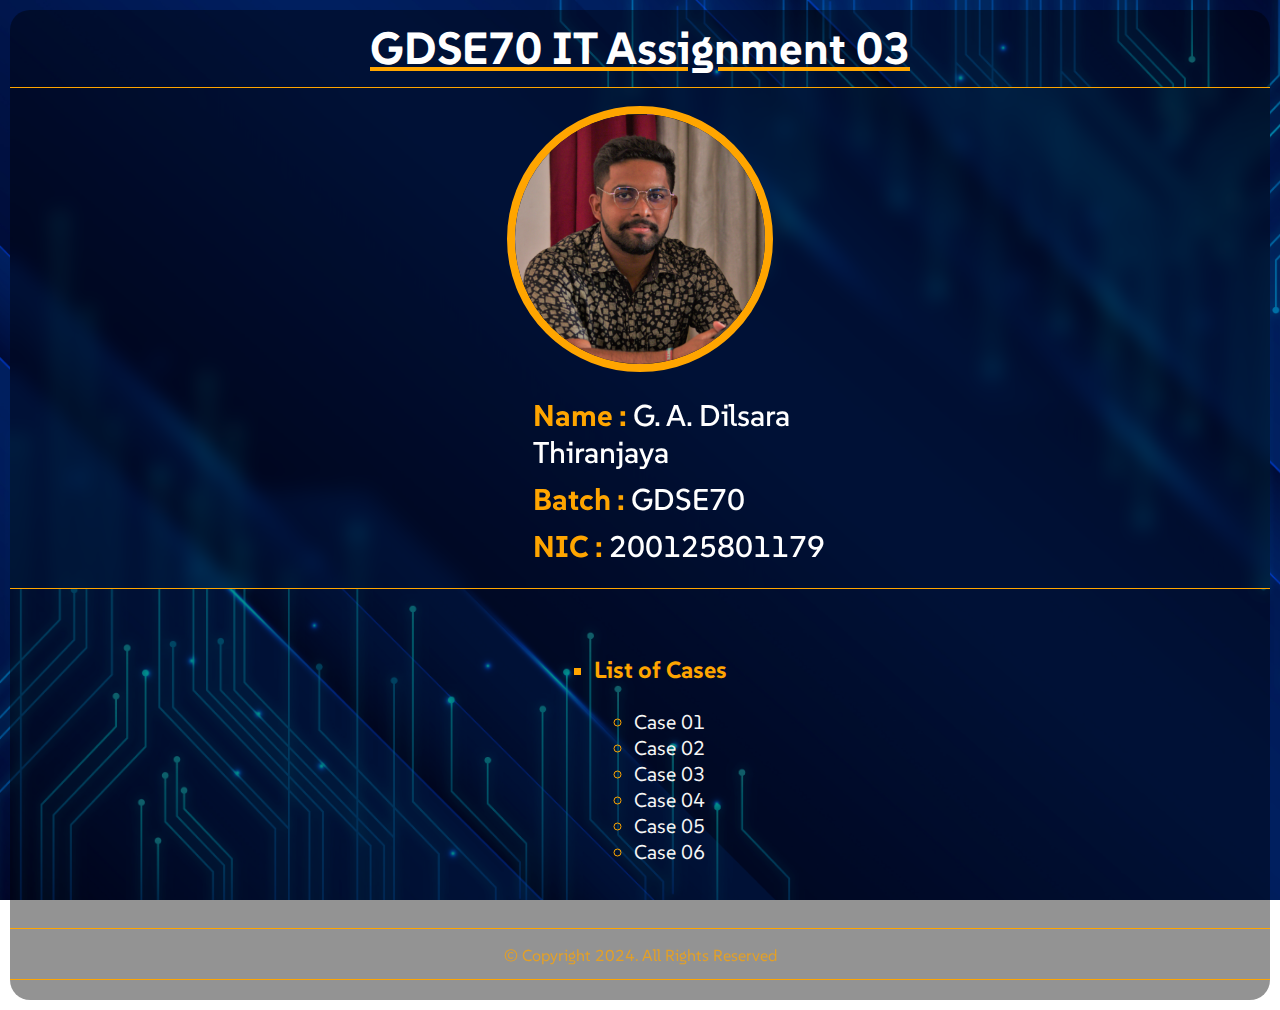
<file: index.html>
<!DOCTYPE html>
<html lang="en">

<head>
  <meta charset="UTF-8" />
  <meta name="viewport" content="width=device-width, initial-scale=1.0" />
  <link rel="preconnect" href="https://fonts.googleapis.com">
  <link rel="preconnect" href="https://fonts.gstatic.com" crossorigin>
  <link href="https://fonts.googleapis.com/css2?family=SUSE:wght@100..800&display=swap" rel="stylesheet">
  <link rel="icon" href="/assets/images/Html-icon.png" />
  <link rel="stylesheet" href="/css/index.css">
  <title>GDSE70 IT Assignment 03</title>
</head>

<body>
  <div class="darken-bg">
    <header>
      <h1 class="title">GDSE70 IT Assignment 03</h1>
    </header>
    <main>
      <section>
        <div class="profile">
          <img id="profile-image" src="/assets/images/Profile-image.png" alt="Profile Image" />
          <div class="detail-container">
            <h2>Name : <span>G. A. Dilsara Thiranjaya</span></h2>
            <h2>Batch : <span>GDSE70</span></h2>
            <h2>NIC : <span>200125801179</span></h2>
          </div>
        </div>
      </section>
      <section>
        <div class="content">
          <ul class="main-list">
            <li>
              <h3>List of Cases</h3>
              <nav>
                <ul class="sub-list">
                  <li>
                    <a href="pages/case-1.html" target="_blank">Case 01</a>
                  </li>
                  <li>
                    <a href="pages/case-2.html" target="_blank">Case 02</a>
                  </li>
                  <li>
                    <a href="pages/case-3.html" target="_blank">Case 03</a>
                  </li>
                  <li>
                    <a href="pages/case-4.html" target="_blank">Case 04</a>
                  </li>
                  <li>
                    <a href="pages/case-5.html" target="_blank">Case 05</a>
                  </li>
                  <li>
                    <a href="pages/case-6.html" target="_blank">Case 06</a>
                  </li>
                </ul>
              </nav>
            </li>
          </ul>
        </div>
      </section>
    </main>
    <footer>
      <p id="footer-text" style="text-align: center;">&copy; Copyright 2024. All Rights Reserved</p>
    </footer>
    <br />
  </div>
</body>

</html>
</file>
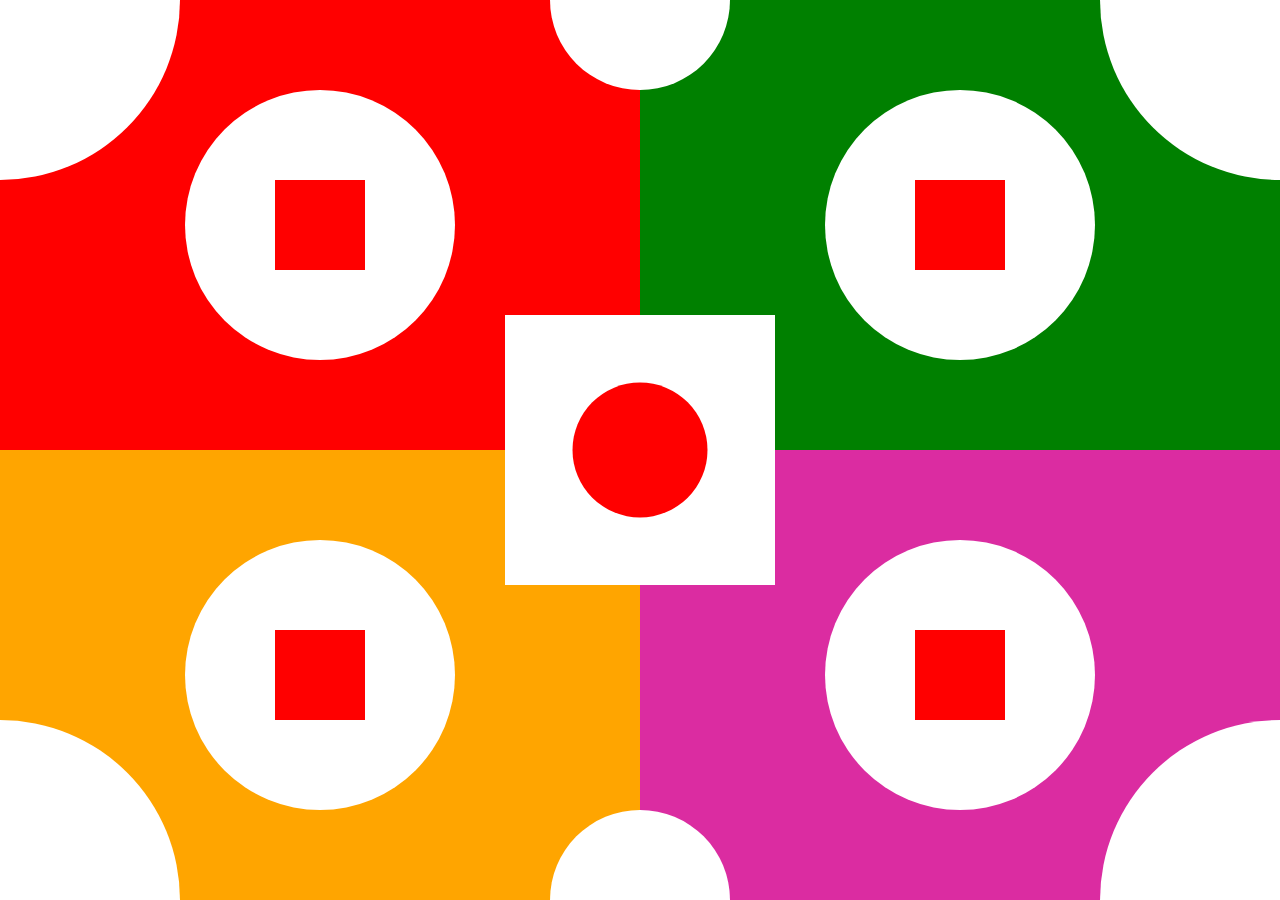
<file: pages/case-1.html>
<!DOCTYPE html>
<html lang="en">
<head>
    <meta charset="UTF-8">
    <meta name="viewport" content="width=device-width, initial-scale=1.0">
    <link rel="stylesheet" href="/css/case-1.css">
    <title>Case 01</title>
</head>
<body>
    <div class="size-1-square square-top-left">
        <div class="size-5-square top-right-half-circle"></div>
        <div class="size-2-square center-circle">
            <div class="size-5-red-square center-square"></div>
        </div>
    </div>
    <div class="size-1-square square-top-right">
        <div class="size-5-square top-left-half-circle"></div>
        <div class="size-2-square center-circle">
            <div class="size-5-red-square center-square"></div>
        </div>
    </div>
    <div class="size-1-square square-bottom-left">
        <div class="size-5-square bottom-right-half-circle"></div>
        <div class="size-2-square center-circle">
            <div class="size-5-red-square center-square"></div>
        </div>
    </div>
    <div class="size-1-square square-bottom-right">
        <div class="size-5-square bottom-left-half-circle"></div>
        <div class="size-2-square center-circle">
            <div class="size-5-red-square center-square"></div>
        </div>
    </div>

    <div class="size-3-square top-left-half-circle"></div>
    <div class="size-3-square top-right-half-circle"></div>
    <div class="size-3-square bottom-left-half-circle"></div>
    <div class="size-3-square bottom-right-half-circle"></div>

    <div class="size-2-square center-square">
        <div class="size-4-red-square center-circle"></div>
    </div>
</body>
</html>
</file>
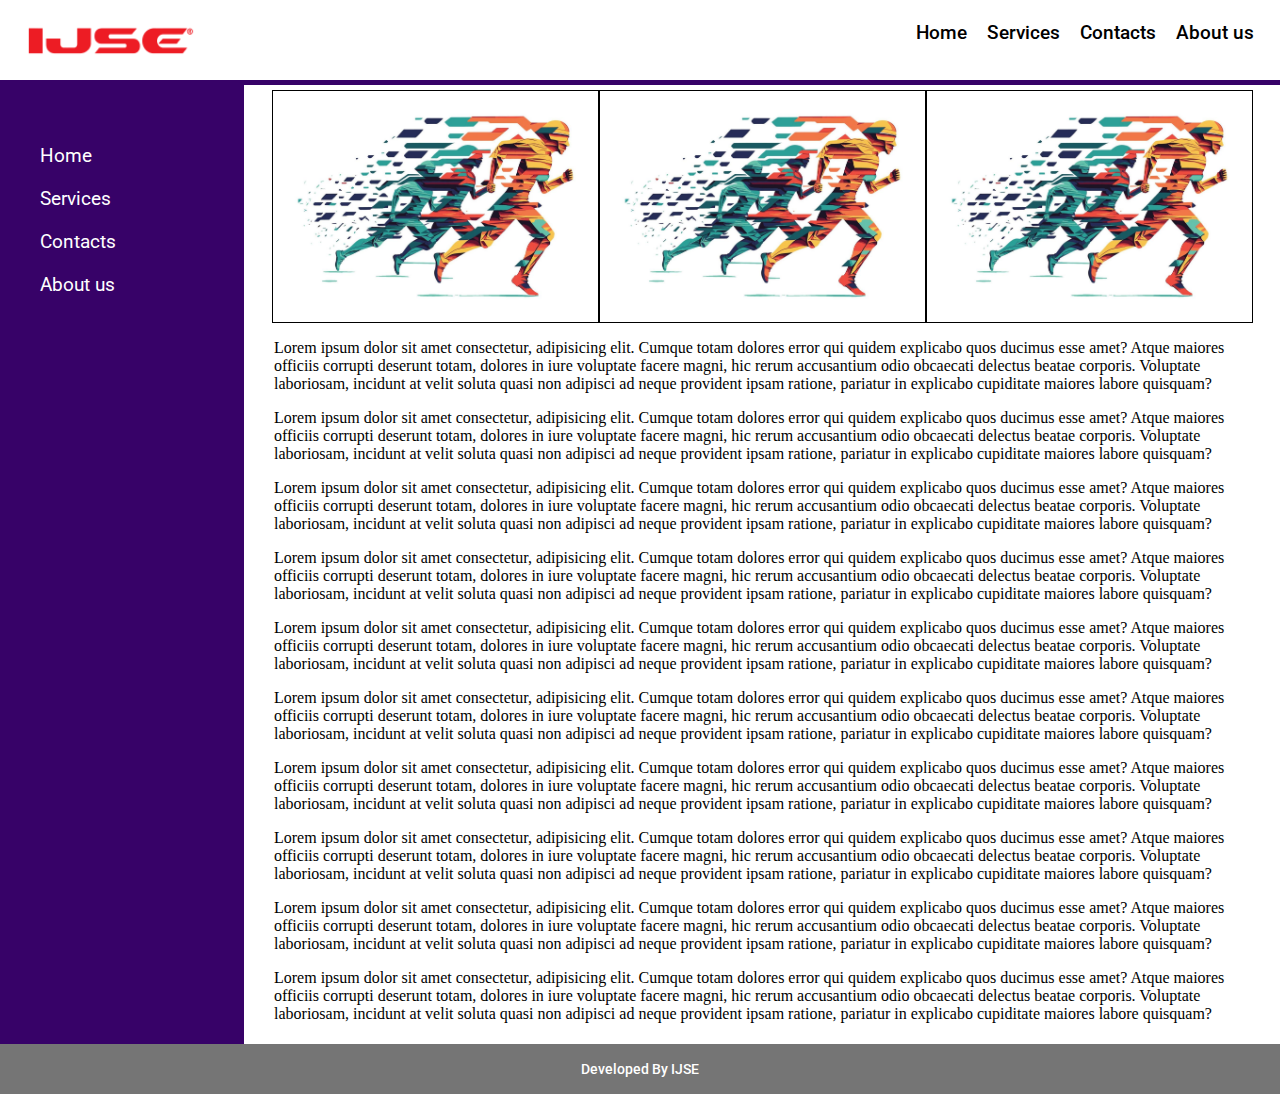
<file: pages/case-2.html>
<!DOCTYPE html>
<html lang="en">

<head>
    <meta charset="UTF-8">
    <meta name="viewport" content="width=device-width, initial-scale=1.0">
    <link rel="preconnect" href="https://fonts.googleapis.com">
    <link rel="preconnect" href="https://fonts.gstatic.com" crossorigin>
    <link
        href="https://fonts.googleapis.com/css2?family=Roboto:ital,wght@0,100;0,300;0,400;0,500;0,700;0,900;1,100;1,300;1,400;1,500;1,700;1,900&display=swap"
        rel="stylesheet">
    <link rel="stylesheet" href="/css/case-2.css">
    <title>Case 02</title>
</head>

<body>
    <header>
        <img class="logo" src="/assets/images/ijse.png" alt="ijse-logo">
        <nav>
            <ul class="navigation">
                <li><a href="#">Home</a></li>
                <li><a href="#">Services</a></li>
                <li><a href="#">Contacts</a></li>
                <li><a href="#">About us</a></li>
            </ul>
        </nav>
    </header>
    <main>
        <section class="side-bar">
            <nav>
                <ul class="side-navigation">
                    <li><a href="#">Home</a></li>
                    <li><a href="#">Services</a></li>
                    <li><a href="#">Contacts</a></li>
                    <li><a href="#">About us</a></li>
                </ul>
            </nav>
        </section>
        <section class="content">
            <div class="image-container">
                <img class="content-image" src="/assets/images/image.jpg" alt="image">
                <img class="content-image" src="/assets/images/image.jpg" alt="image">
                <img class="content-image" src="/assets/images/image.jpg" alt="image">
            </div>
            <p>Lorem ipsum dolor sit amet consectetur, adipisicing elit. Cumque totam dolores error qui quidem explicabo
                quos ducimus esse amet? Atque maiores officiis corrupti deserunt totam, dolores in iure voluptate facere
                magni, hic rerum accusantium odio obcaecati delectus beatae corporis. Voluptate laboriosam, incidunt at
                velit soluta quasi non adipisci ad neque provident ipsam ratione, pariatur in explicabo cupiditate
                maiores labore quisquam?</p>
            <p>Lorem ipsum dolor sit amet consectetur, adipisicing elit. Cumque totam dolores error qui quidem explicabo
                quos ducimus esse amet? Atque maiores officiis corrupti deserunt totam, dolores in iure voluptate facere
                magni, hic rerum accusantium odio obcaecati delectus beatae corporis. Voluptate laboriosam, incidunt at
                velit soluta quasi non adipisci ad neque provident ipsam ratione, pariatur in explicabo cupiditate
                maiores labore quisquam?</p>
            <p>Lorem ipsum dolor sit amet consectetur, adipisicing elit. Cumque totam dolores error qui quidem explicabo
                quos ducimus esse amet? Atque maiores officiis corrupti deserunt totam, dolores in iure voluptate facere
                magni, hic rerum accusantium odio obcaecati delectus beatae corporis. Voluptate laboriosam, incidunt at
                velit soluta quasi non adipisci ad neque provident ipsam ratione, pariatur in explicabo cupiditate
                maiores labore quisquam?</p>
            <p>Lorem ipsum dolor sit amet consectetur, adipisicing elit. Cumque totam dolores error qui quidem explicabo
                quos ducimus esse amet? Atque maiores officiis corrupti deserunt totam, dolores in iure voluptate facere
                magni, hic rerum accusantium odio obcaecati delectus beatae corporis. Voluptate laboriosam, incidunt at
                velit soluta quasi non adipisci ad neque provident ipsam ratione, pariatur in explicabo cupiditate
                maiores labore quisquam?</p>
            <p>Lorem ipsum dolor sit amet consectetur, adipisicing elit. Cumque totam dolores error qui quidem explicabo
                quos ducimus esse amet? Atque maiores officiis corrupti deserunt totam, dolores in iure voluptate facere
                magni, hic rerum accusantium odio obcaecati delectus beatae corporis. Voluptate laboriosam, incidunt at
                velit soluta quasi non adipisci ad neque provident ipsam ratione, pariatur in explicabo cupiditate
                maiores labore quisquam?</p>
            <p>Lorem ipsum dolor sit amet consectetur, adipisicing elit. Cumque totam dolores error qui quidem explicabo
                quos ducimus esse amet? Atque maiores officiis corrupti deserunt totam, dolores in iure voluptate facere
                magni, hic rerum accusantium odio obcaecati delectus beatae corporis. Voluptate laboriosam, incidunt at
                velit soluta quasi non adipisci ad neque provident ipsam ratione, pariatur in explicabo cupiditate
                maiores labore quisquam?</p>
            <p>Lorem ipsum dolor sit amet consectetur, adipisicing elit. Cumque totam dolores error qui quidem explicabo
                quos ducimus esse amet? Atque maiores officiis corrupti deserunt totam, dolores in iure voluptate facere
                magni, hic rerum accusantium odio obcaecati delectus beatae corporis. Voluptate laboriosam, incidunt at
                velit soluta quasi non adipisci ad neque provident ipsam ratione, pariatur in explicabo cupiditate
                maiores labore quisquam?</p>
            <p>Lorem ipsum dolor sit amet consectetur, adipisicing elit. Cumque totam dolores error qui quidem explicabo
                quos ducimus esse amet? Atque maiores officiis corrupti deserunt totam, dolores in iure voluptate facere
                magni, hic rerum accusantium odio obcaecati delectus beatae corporis. Voluptate laboriosam, incidunt at
                velit soluta quasi non adipisci ad neque provident ipsam ratione, pariatur in explicabo cupiditate
                maiores labore quisquam?</p>
            <p>Lorem ipsum dolor sit amet consectetur, adipisicing elit. Cumque totam dolores error qui quidem explicabo
                quos ducimus esse amet? Atque maiores officiis corrupti deserunt totam, dolores in iure voluptate facere
                magni, hic rerum accusantium odio obcaecati delectus beatae corporis. Voluptate laboriosam, incidunt at
                velit soluta quasi non adipisci ad neque provident ipsam ratione, pariatur in explicabo cupiditate
                maiores labore quisquam?</p>
            <p>Lorem ipsum dolor sit amet consectetur, adipisicing elit. Cumque totam dolores error qui quidem explicabo
                quos ducimus esse amet? Atque maiores officiis corrupti deserunt totam, dolores in iure voluptate facere
                magni, hic rerum accusantium odio obcaecati delectus beatae corporis. Voluptate laboriosam, incidunt at
                velit soluta quasi non adipisci ad neque provident ipsam ratione, pariatur in explicabo cupiditate
                maiores labore quisquam?</p>

        </section>
    </main>
    <footer>
        <p class="footer-text">Developed By IJSE</p>
    </footer>
</body>

</html>
</file>
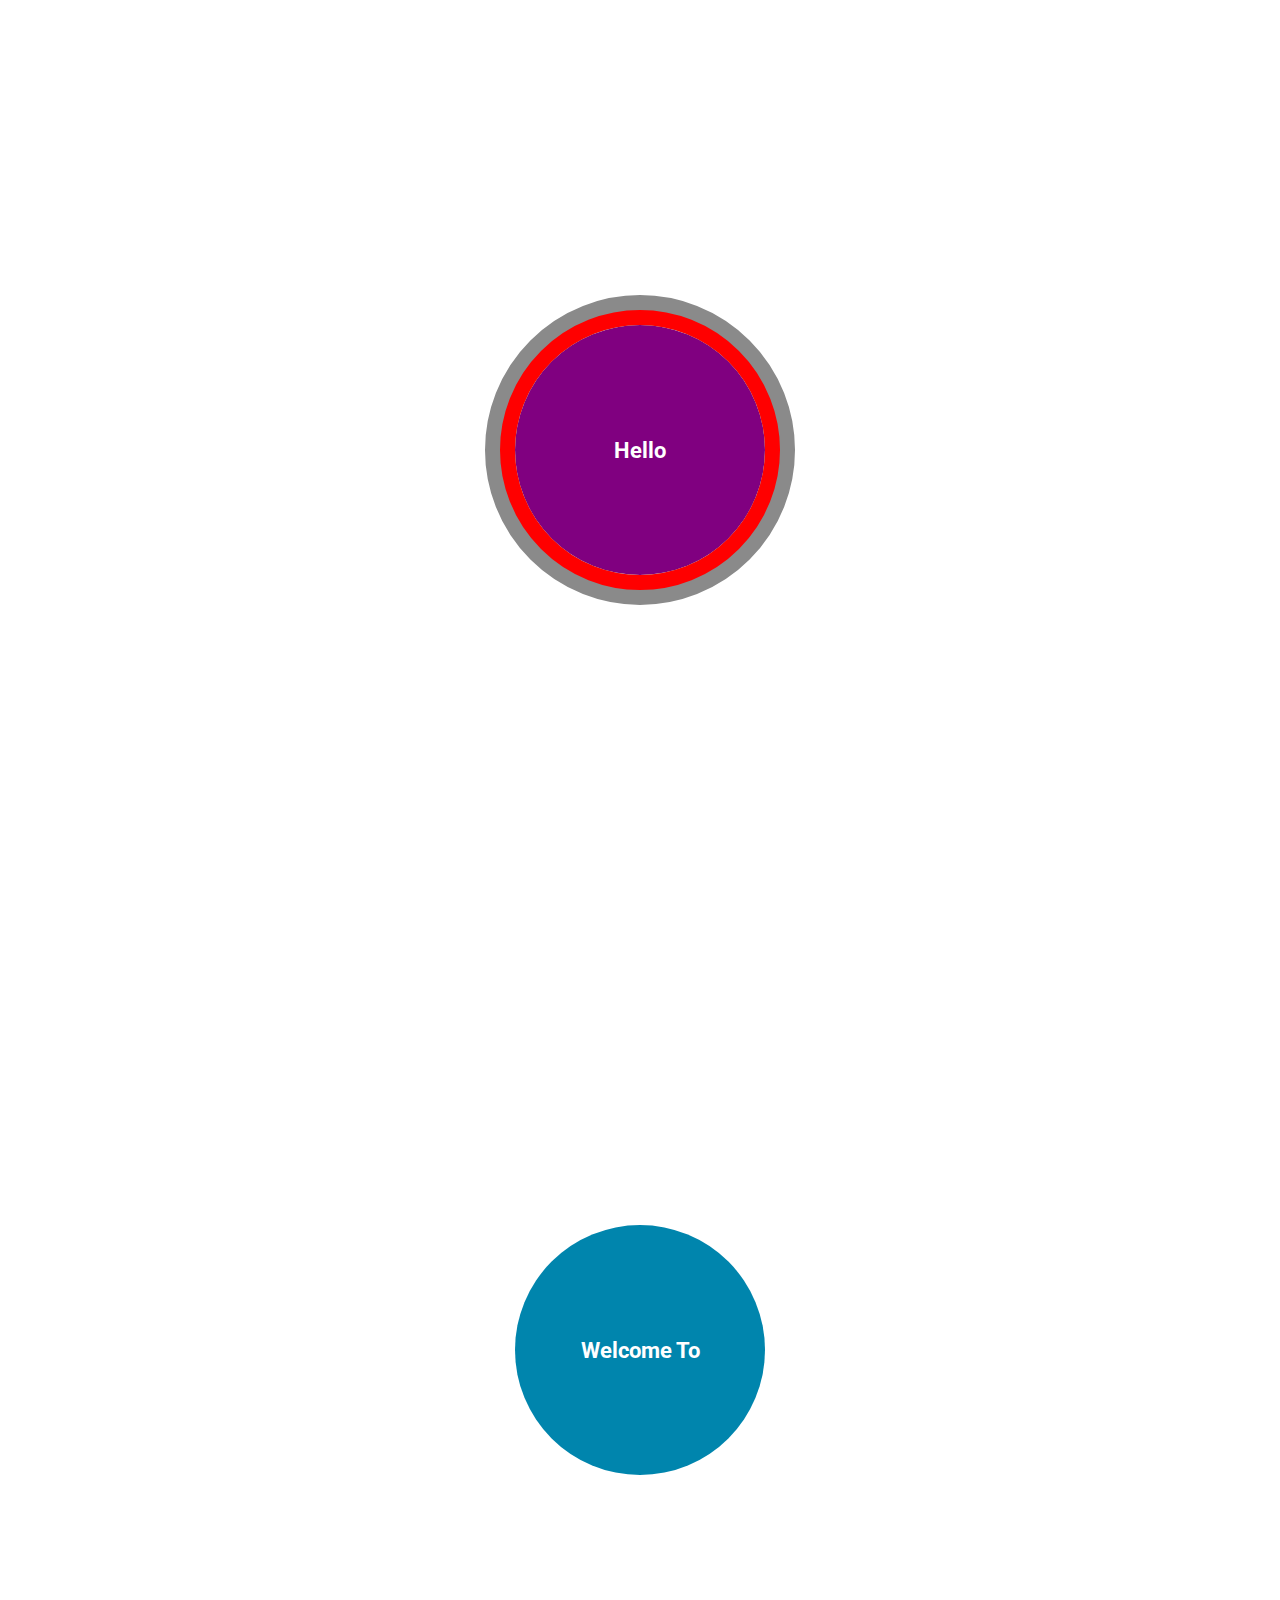
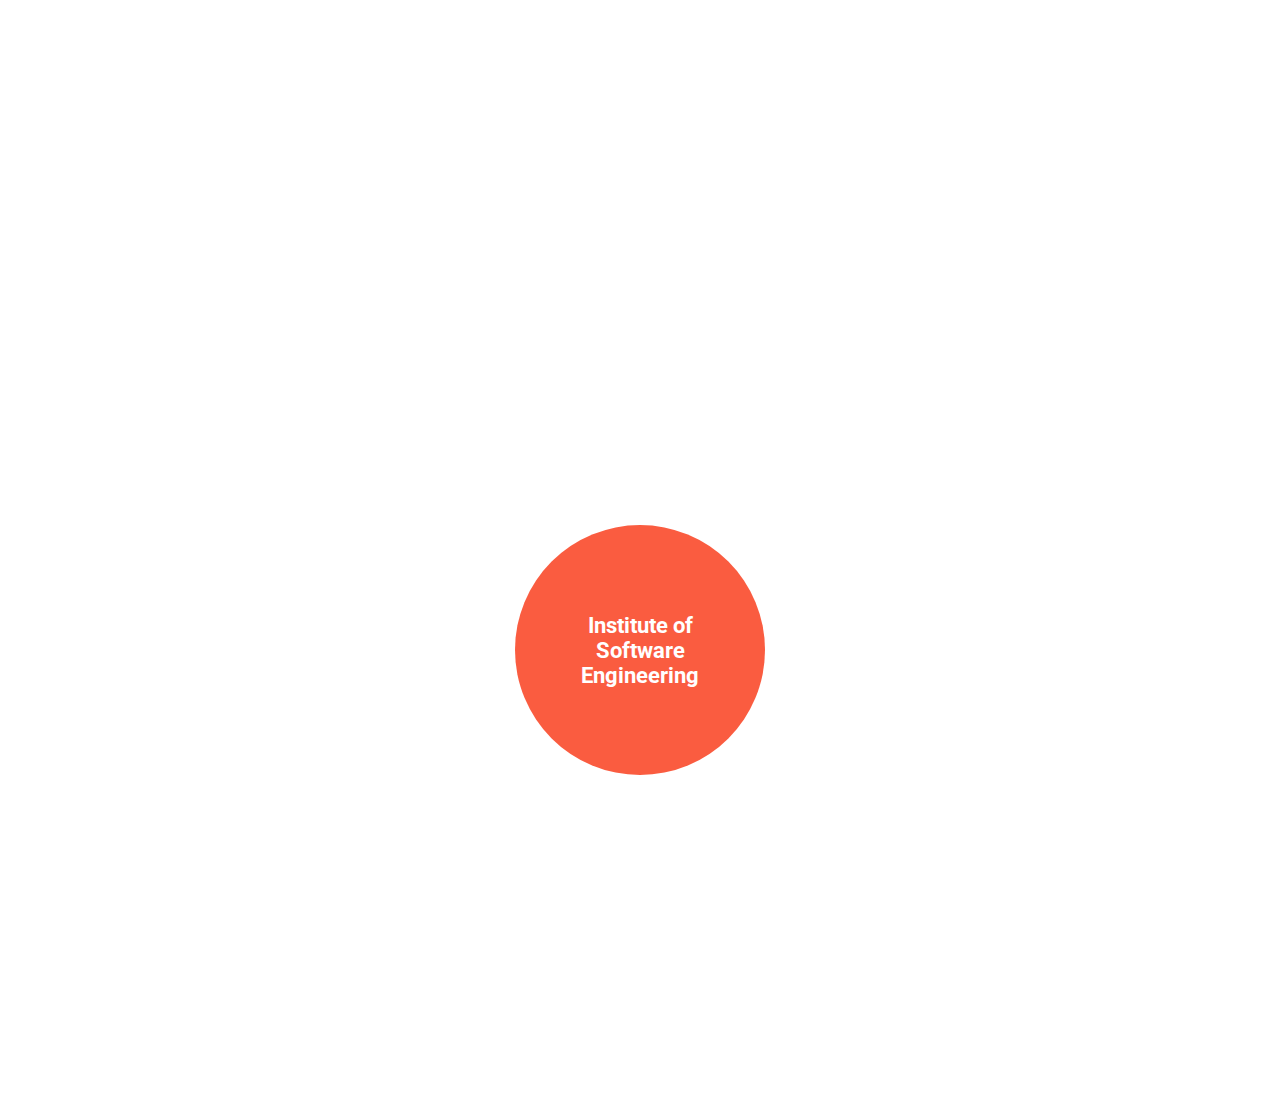
<file: pages/case-3.html>
<!DOCTYPE html>
<html lang="en">

<head>
    <meta charset="UTF-8">
    <meta name="viewport" content="width=device-width, initial-scale=1.0">
    <link rel="preconnect" href="https://fonts.googleapis.com">
    <link rel="preconnect" href="https://fonts.gstatic.com" crossorigin>
    <link
        href="https://fonts.googleapis.com/css2?family=Roboto:ital,wght@0,100;0,300;0,400;0,500;0,700;0,900;1,100;1,300;1,400;1,500;1,700;1,900&display=swap"
        rel="stylesheet">
    <link rel="stylesheet" href="/css/case-3.css">
    <title>Case 03</title>
</head>

<body>
    <div class="circle-container">
        <div class="middle-circle" id="purple-color">
            <h1>Hello</h1>
        </div>
    </div>
    <div class="circle-container">
        <div class="middle-circle" id="green-color">
            <h1>Welcome To</h1>
        </div>
    </div>
    <div class="circle-container">
        <div class="middle-circle" id="orange-color">
            <h1>Institute of Software Engineering</h1>
        </div>
    </div>
    <div class="border-container">
        <div class="circle-border" id="gray-border"></div>
        <div class="circle-border" id="red-border"></div>
    </div>
</body>

</html>
</file>
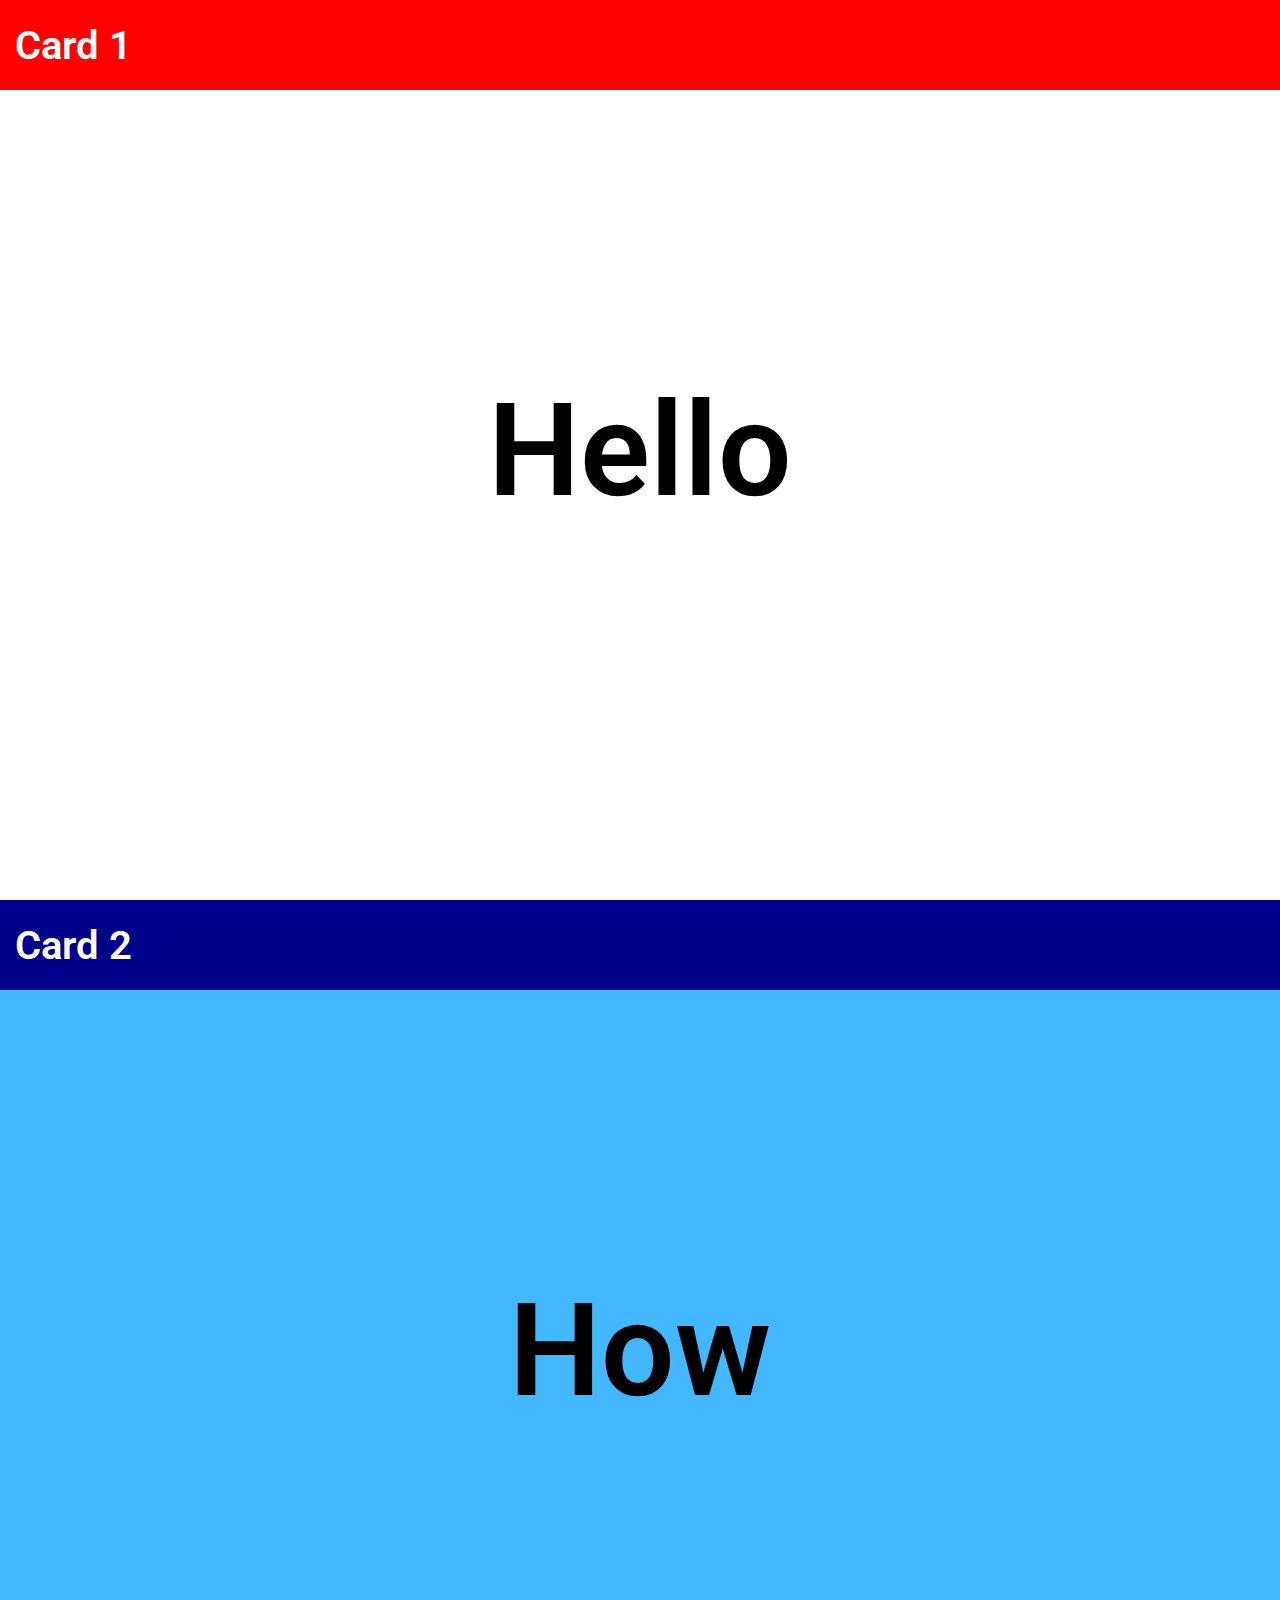
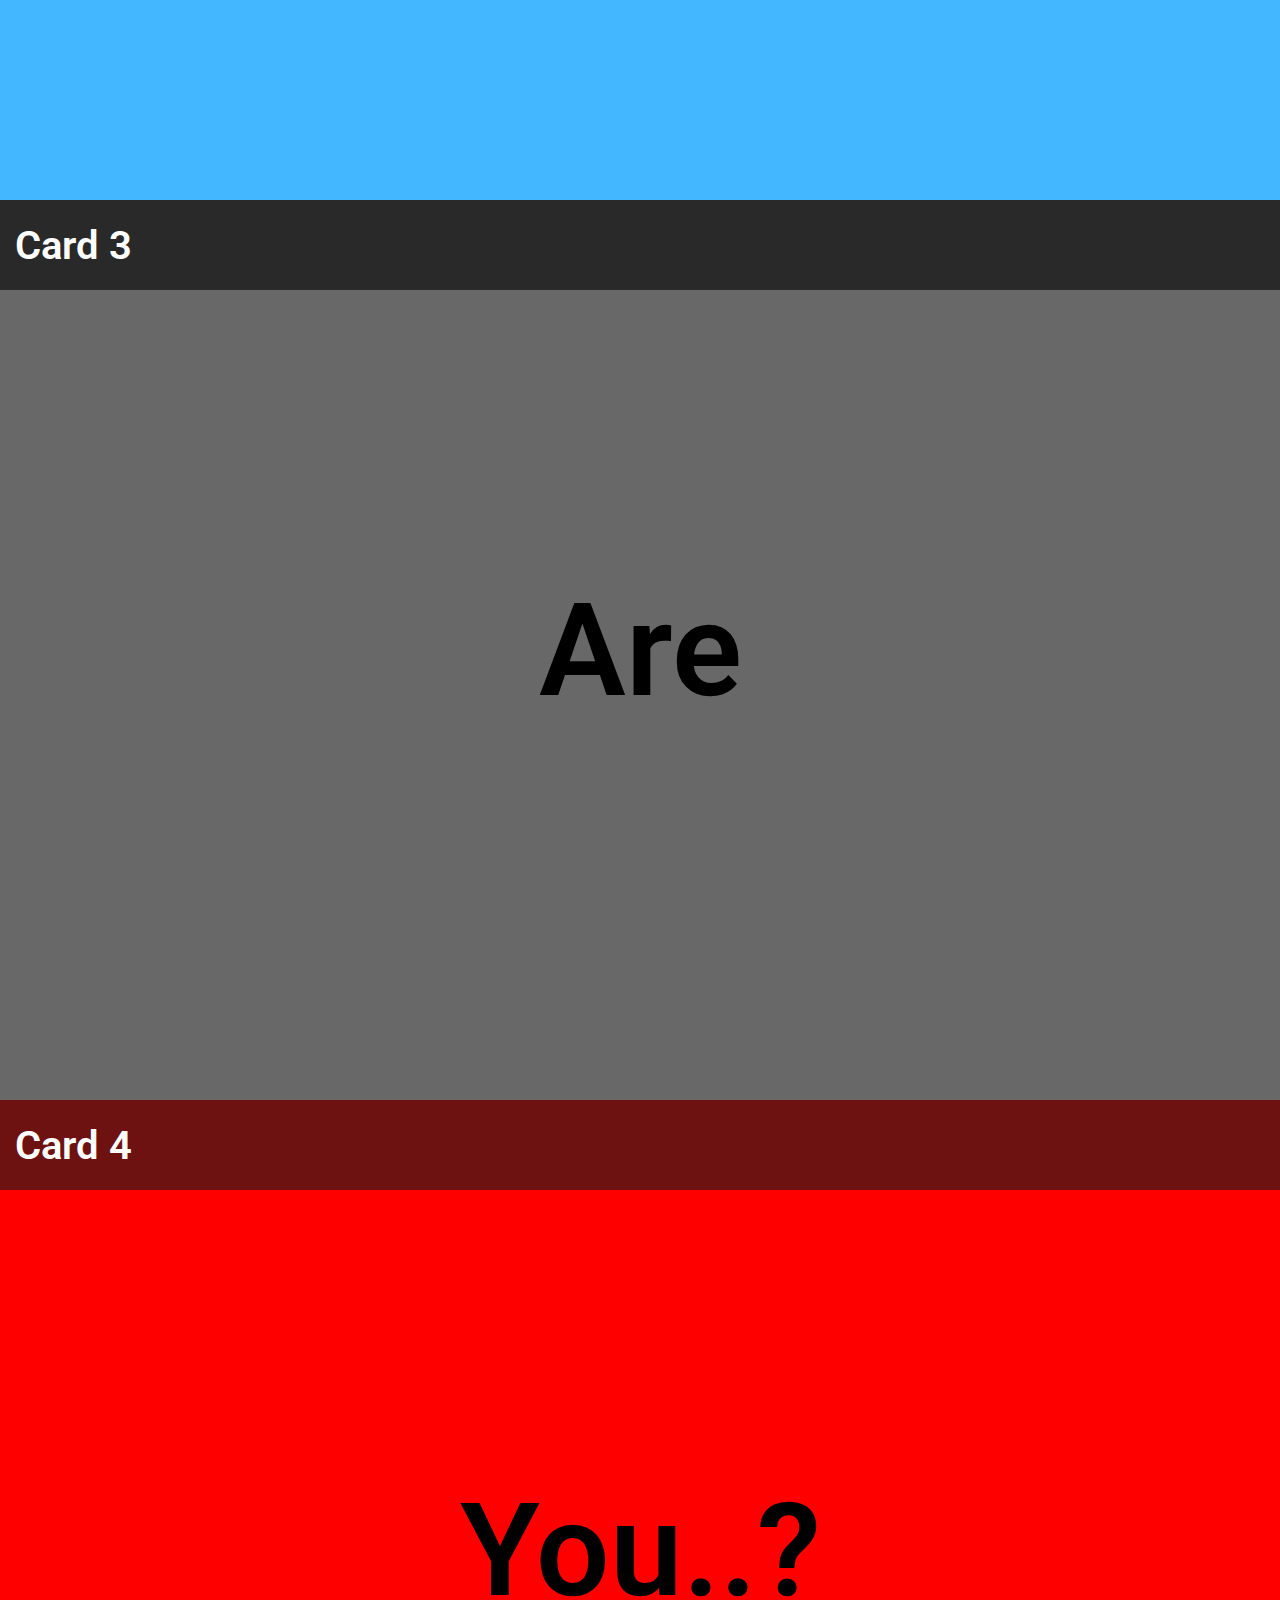
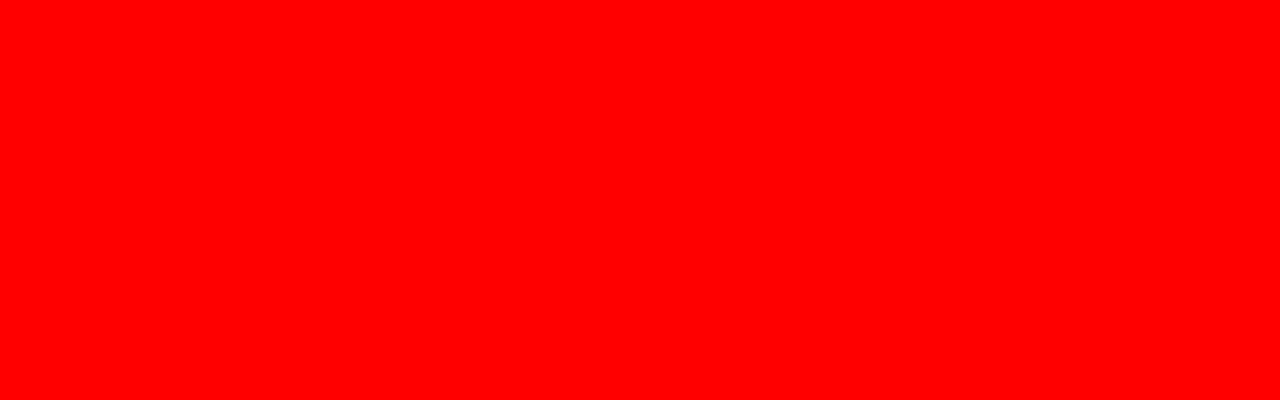
<file: pages/case-4.html>
<!DOCTYPE html>
<html lang="en">

<head>
    <meta charset="UTF-8">
    <meta name="viewport" content="width=device-width, initial-scale=1.0">
    <link rel="preconnect" href="https://fonts.googleapis.com">
    <link rel="preconnect" href="https://fonts.gstatic.com" crossorigin>
    <link
        href="https://fonts.googleapis.com/css2?family=Roboto:ital,wght@0,100;0,300;0,400;0,500;0,700;0,900;1,100;1,300;1,400;1,500;1,700;1,900&display=swap"
        rel="stylesheet">
    <link rel="stylesheet" href="/css/case-4.css">
    <title>Case 04</title>
</head>

<body>
    <div class="container" id="card-1">
        <p>Hello</p>
        <div class="title-box">
            <h1>Card 1</h1>
        </div>
    </div>
    <div class="container" id="card-2">
        <p>How</p>
        <div class="title-box">
            <h1>Card 2</h1>
        </div>
    </div>
    <div class="container" id="card-3">
        <p>Are</p>
        <div class="title-box">
            <h1>Card 3</h1>
        </div>
    </div>
    <div class="container" id="card-4">
        <p>You..?</p>
        <div class="title-box">
            <h1>Card 4</h1>
        </div>
    </div>
</body>

</html>
</file>
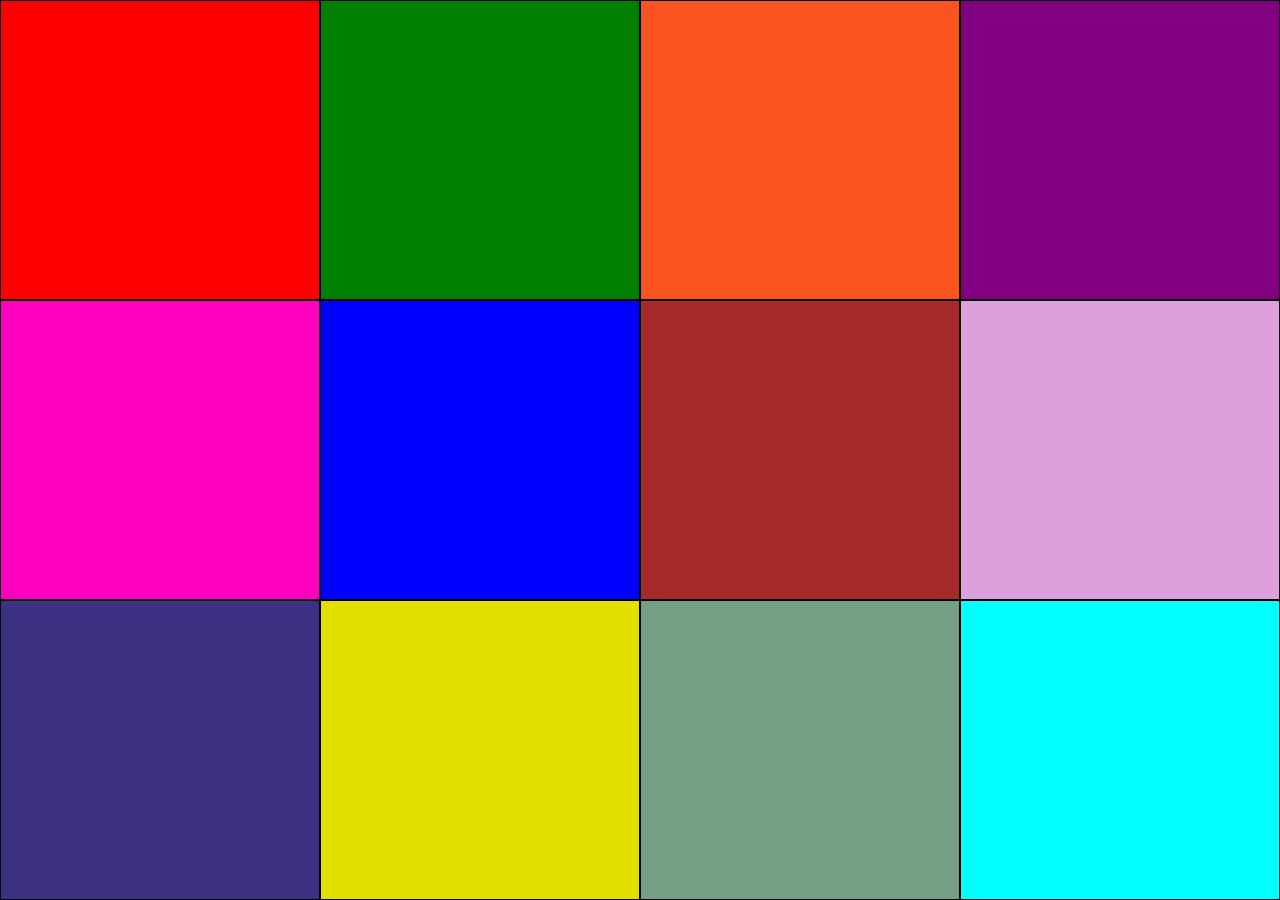
<file: pages/case-5.html>
<!DOCTYPE html>
<html lang="en">

<head>
    <meta charset="UTF-8">
    <meta name="viewport" content="width=device-width, initial-scale=1.0">
    <link rel="stylesheet" href="/css/case-5.css">
    <title>Case 05</title>
</head>

<body>
    <div class="container">
        <div class="box" id="box1"></div>
        <div class="box" id="box2"></div>
        <div class="box" id="box3"></div>
        <div class="box" id="box4"></div>
        <div class="box" id="box5"></div>
        <div class="box" id="box6"></div>
        <div class="box" id="box7"></div>
        <div class="box" id="box8"></div>
        <div class="box" id="box9"></div>
        <div class="box" id="box10"></div>
        <div class="box" id="box11"></div>
        <div class="box" id="box12"></div>
    </div>
</body>

</html>
</file>
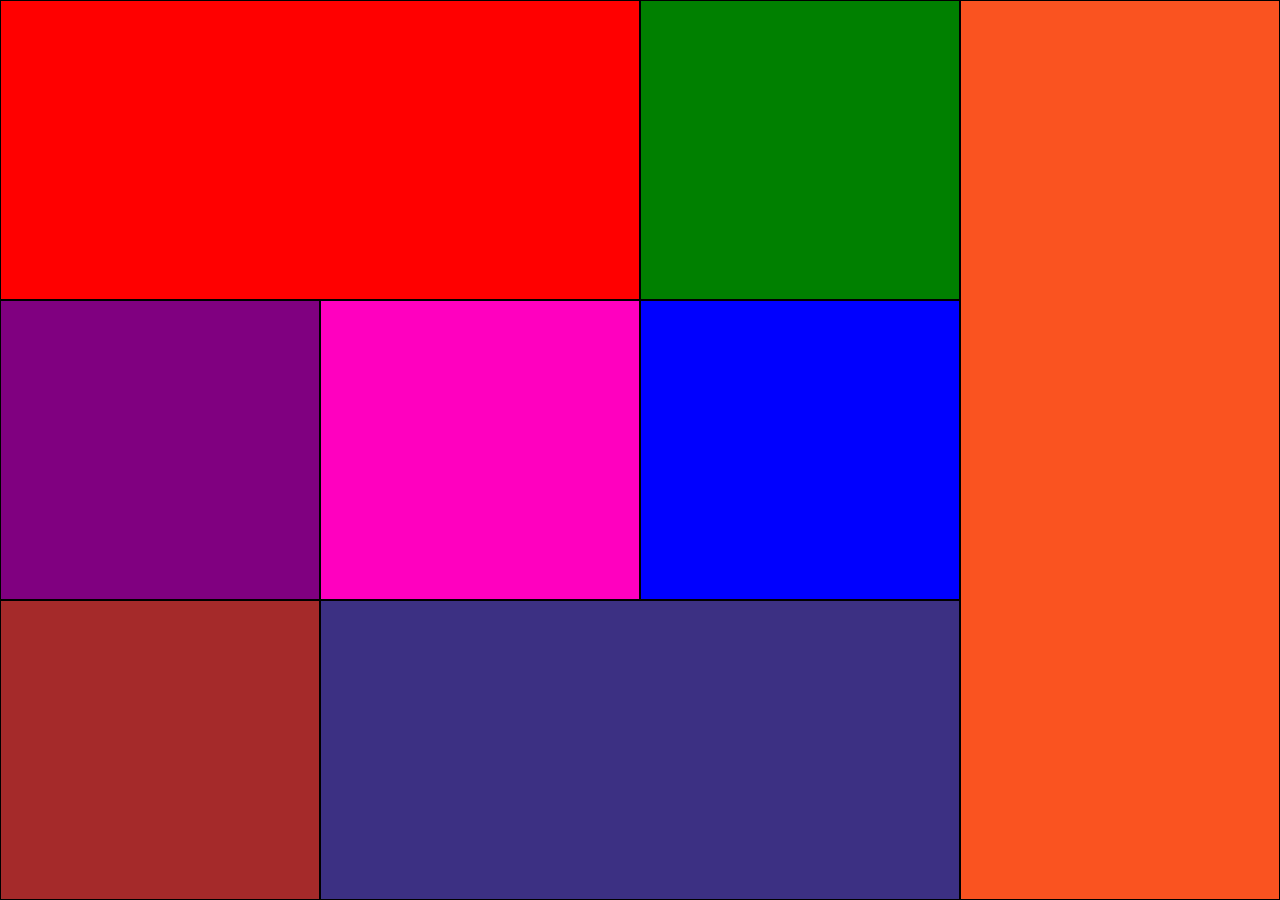
<file: pages/case-6.html>
<!DOCTYPE html>
<html lang="en">

<head>
    <meta charset="UTF-8">
    <meta name="viewport" content="width=device-width, initial-scale=1.0">
    <link rel="stylesheet" href="/css/case-6.css">
    <title>Case 06</title>

</head>

<body>
    <div class="container">
        <div class="box" id="box1"></div>
        <div class="box" id="box2"></div>
        <div class="box" id="box3"></div>
        <div class="box" id="box4"></div>
        <div class="box" id="box5"></div>
        <div class="box" id="box6"></div>
        <div class="box" id="box7"></div>
        <div class="box" id="box8"></div>
    </div>
</body>

</html>
</file>
<file: css/index.css>
body {
  background-image: url(/assets/images/bg-wallpaper-index.jpg);
  background-attachment: fixed;
  background-size: cover;
  color: orange;
  font-family: "SUSE", sans-serif;
  margin: 10px;
}

.darken-bg {
  height: 100%;
  width: 100%;
  background-color: rgba(0, 0, 0, 0.425);
  background-attachment: fixed;
  background-size: cover;
  border-radius: 20px;
}

.title {
  padding: 10px;
  text-align: center;
  font-size: 45px;
  color: white;
  text-decoration: underline orange;
  margin: 0;
}

.profile {
  display: flex;
  flex-direction: column;
  height: 500px;
  width: 100%;
  justify-content: center;
  align-items: center;
  backdrop-filter: blur(10px);
  border-top: 1px;
  border-left: 0px;
  border-right: 0px;
  border-bottom: 1px;
  border-style: solid;
  border-color: orange;
  font-size: 20px;
}

#profile-image {
  margin-top: 20px;
  width: 250px;
  height: 250px;
  border: 8px solid orange;
  border-radius: 180px;
}

.main-list li {
  font-size: 20px;
  list-style: square;
}

.sub-list li {
  list-style: circle;
}

.sub-list li a {
  text-decoration: none;
  color: whitesmoke;
}

.sub-list li a:hover {
  text-decoration: underline;
  color: orange;
  /* transition: ease-in 0.1s; */
}

.content {
  display: flex;
  justify-content: center;
  padding: 27px 0px;
}

footer {
  margin-top: 20px;
  height: 50px;
  width: 100%;
  justify-content: center;
  align-items: center;
  align-content: center;
  backdrop-filter: blur(10px);
  border-top: 1px;
  border-right: 0px;
  border-bottom: 1px;
  border-left: 0px;
  border-style: solid;
  border-color: orange;
}

#footer-text {
  opacity: 75%;
}

.detail-container {
  width: 30vw;
  display: flex;
  flex-direction: column;
  align-items: flex-start;
  justify-content: center;
  margin: 20px;
}

span {
  color: white;
  font-weight: 500;
}

h2 {
  font-size: 30px;
  margin: 5px;
  margin-left: 85px;
}
</file>
<file: css/case-1.css>
body {
  margin: 0;
}

.size-1-square {
  height: 50vh;
  width: 50vw;
  position: absolute;
}

.size-2-square {
  height: 30vh;
  width: 30vh;
  position: absolute;
  background-color: white;
}

.size-3-square {
  height: 20vh;
  width: 20vh;
  position: absolute;
  background-color: white;
}

.size-4-red-square {
  height: 15vh;
  width: 15vh;
  position: absolute;
  background-color: red;
}

.size-5-square {
  height: 10vh;
  width: 10vh;
  position: absolute;
  background-color: white;
}

.size-5-red-square {
  height: 10vh;
  width: 10vh;
  position: absolute;
  background-color: red;
}

.square-top-left {
  background-color: red;
}

.square-top-right {
  background-color: green;
  right: 0%;
}

.square-bottom-left {
  background-color: orange;
  bottom: 0%;
}

.square-bottom-right {
  background-color: rgb(219, 44, 161);
  bottom: 0%;
  right: 0%;
}

.top-left-half-circle {
  border-radius: 0% 0% 100% 0%;
}

.top-right-half-circle {
  right: 0%;
  border-radius: 0% 0% 0% 100%;
}

.bottom-left-half-circle {
  bottom: 0%;
  border-radius: 0% 100% 0% 0%;
}

.bottom-right-half-circle {
  bottom: 0%;
  right: 0%;
  border-radius: 100% 0% 0% 0%;
}

.center-circle {
  top: 50%;
  left: 50%;
  transform: translate(-50%, -50%);
  border-radius: 100%;
}

.center-square {
  top: 50%;
  left: 50%;
  transform: translate(-50%, -50%);
}
</file>
<file: css/case-2.css>
body {
  margin: 0;
}

/* ------------------------------- Header ------------------------------- */

header {
  position: relative;
  height: 80px;
  font-family: "Roboto", sans-serif;
  font-weight: 500;
  font-size: 1.2rem;
  background-color: white;
}

.logo {
  position: absolute;
  height: 50px;
  top: 20%;
  left: 2%;
}

.navigation {
  display: flex;
  column-gap: 20px;
  position: absolute;
  top: 2%;
  right: 2%;
  padding: 0;
}

.navigation li {
  list-style: none;
  text-align: center;
}

.navigation li a {
  text-decoration: none;
  color: black;
}

/* ------------------------------- Main ------------------------------- */

main {
  position: relative;
  display: flex;
  height: fit-content;
  background-color: rgb(55, 2, 104);
}

.side-bar {
  height: 100%;
  width: 20%;
  background-color: rgb(133, 83, 18);
}

.side-navigation {
  position: absolute;
  top: 5%;
  display: flex;
  flex-direction: column;
  row-gap: 20px;
}

.side-navigation li {
  list-style: none;
  text-align: left;
}

.side-navigation li a {
  font-family: "Roboto", sans-serif;
  font-weight: 400;
  font-size: 1.2rem;
  text-decoration: none;
  color: white;
}

.content {
  position: relative;
  height: fit-content;
  min-height: 85vh;
  width: 80%;
  margin-top: 5px;
  padding: 5px 30px;
  background-color: white;
}

.image-container {
  display: flex;
  width: 100%;
  justify-content: center;
}

.content-image {
  width: 33.3%;
  border: 1px solid black;
}

.content p {
  font-size: 1rem;
  font-family: "Times New Roman", Times, serif;
}

/* ------------------------------- Footer ------------------------------- */

footer {
  position: relative;
  display: flex;
  justify-content: center;
  align-items: center;
  height: 50px;
  background-color: rgb(117, 117, 117);
}

.footer-text {
  text-align: center;
  font-family: "Roboto", sans-serif;
  font-weight: 500;
  font-size: 0.9rem;
  color: white;
}
</file>
<file: css/case-3.css>
body {
  margin: 0;
}

.border-container {
  position: fixed;
  top: 50%;
  left: 50%;
}

.circle-container {
  position: relative;
  height: 100vh;
}

.circle-border {
  height: 250px;
  width: 250px;
  position: absolute;
  top: 50%;
  left: 50%;
  transform: translate(-50%, -50%);
  border-radius: 100%;
  background-color: transparent;
}

#gray-border {
  border: 30px solid rgb(138, 138, 138);
}

#red-border {
  border: 15px solid red;
}

.middle-circle {
  height: 250px;
  width: 250px;
  position: absolute;
  top: 50%;
  left: 50%;
  transform: translate(-50%, -50%);
  border-radius: 100%;
}

#purple-color {
  background-color: purple;
}

#green-color {
  background-color: rgb(0, 133, 173);
}

#orange-color {
    background-color: rgb(250, 92, 64);
}

h1 {
  position: absolute;
  top: 50%;
  left: 50%;
  transform: translate(-50%, -50%);
  margin: 0;
  font-family: "Roboto", sans-serif;
  font-size: 22px;
  color: white;
  text-align: center;
}
</file>
<file: css/case-4.css>
body {
  margin: 0;
}

.container {
  position: relative;
  height: 100vh;
}

.title-box {
  height: 10vh;
  position: sticky;
  top: 0%;
}

h1 {
  font-family: "Roboto", sans-serif;
  font-size: 40px;
  font-weight: 600;
  color: white;
  margin: 0px 15px;
  position: absolute;
  top: 50%;
  transform: translate(0%, -50%);
}

p {
  font-family: "Roboto", sans-serif;
  font-size: 130px;
  font-weight: 600;
  color: black;
  position: absolute;
  top: 50%;
  left: 50%;
  transform: translate(-50%, -50%);
  margin: 0;
}

#card-1 {
  background-color: white;
}

#card-1 .title-box {
    background-color: red;
}

#card-2 {
  background-color: rgb(67, 183, 255);
}

#card-2 .title-box {
    background-color: darkblue;
}

#card-3 {
  background-color: rgb(104, 104, 104);
}

#card-3 .title-box {
    background-color: rgb(41, 41, 41);
}

#card-4 {
  background-color: red;
}

#card-4 .title-box {
    background-color: rgb(109, 17, 17);
}
</file>
<file: css/case-5.css>
body {
  margin: 0;
}

.container {
  display: grid;
  grid-template-columns: repeat(4, 1fr);
  height: 100vh;
  width: 100vw;
}

.box {
  border: 1px solid black;
}

#box1 {
  background-color: red;
}

#box2 {
  background-color: green;
}

#box3 {
  background-color: rgb(250, 83, 32);
}

#box4 {
  background-color: purple;
}

#box5 {
  background-color: rgb(255, 0, 191);
}

#box6 {
  background-color: blue;
}

#box7 {
  background-color: brown;
}

#box8 {
  background-color: plum;
}

#box9 {
  background-color: rgb(60, 48, 131);
}

#box10 {
  background-color: rgb(226, 222, 0);
}

#box11 {
  background-color: rgb(117, 158, 133);
}

#box12 {
  background-color: aqua;
}
</file>
<file: css/case-6.css>
body {
  margin: 0;
}

.container {
  display: grid;
  grid-template-columns: repeat(4, 1fr);
  grid-template-rows: repeat(3, 1fr);
  height: 100vh;
  width: 100vw;
}

.box {
  border: 1px solid black;
  padding: 10px;
}

#box1 {
  background-color: red;
  grid-column: 1/3;
  grid-row: 1/2;
}

#box2 {
  background-color: green;
}

#box3 {
  background-color: rgb(250, 83, 32);
  grid-column: 4/5;
  grid-row: 1/4;
}

#box4 {
  background-color: purple;
}

#box5 {
  background-color: rgb(255, 0, 191);
}

#box6 {
  background-color: blue;
}

#box7 {
  background-color: brown;
}

#box8 {
  background-color: rgb(60, 48, 131);
  grid-column: 2/4;
  grid-row: 3/4;
}
</file>
